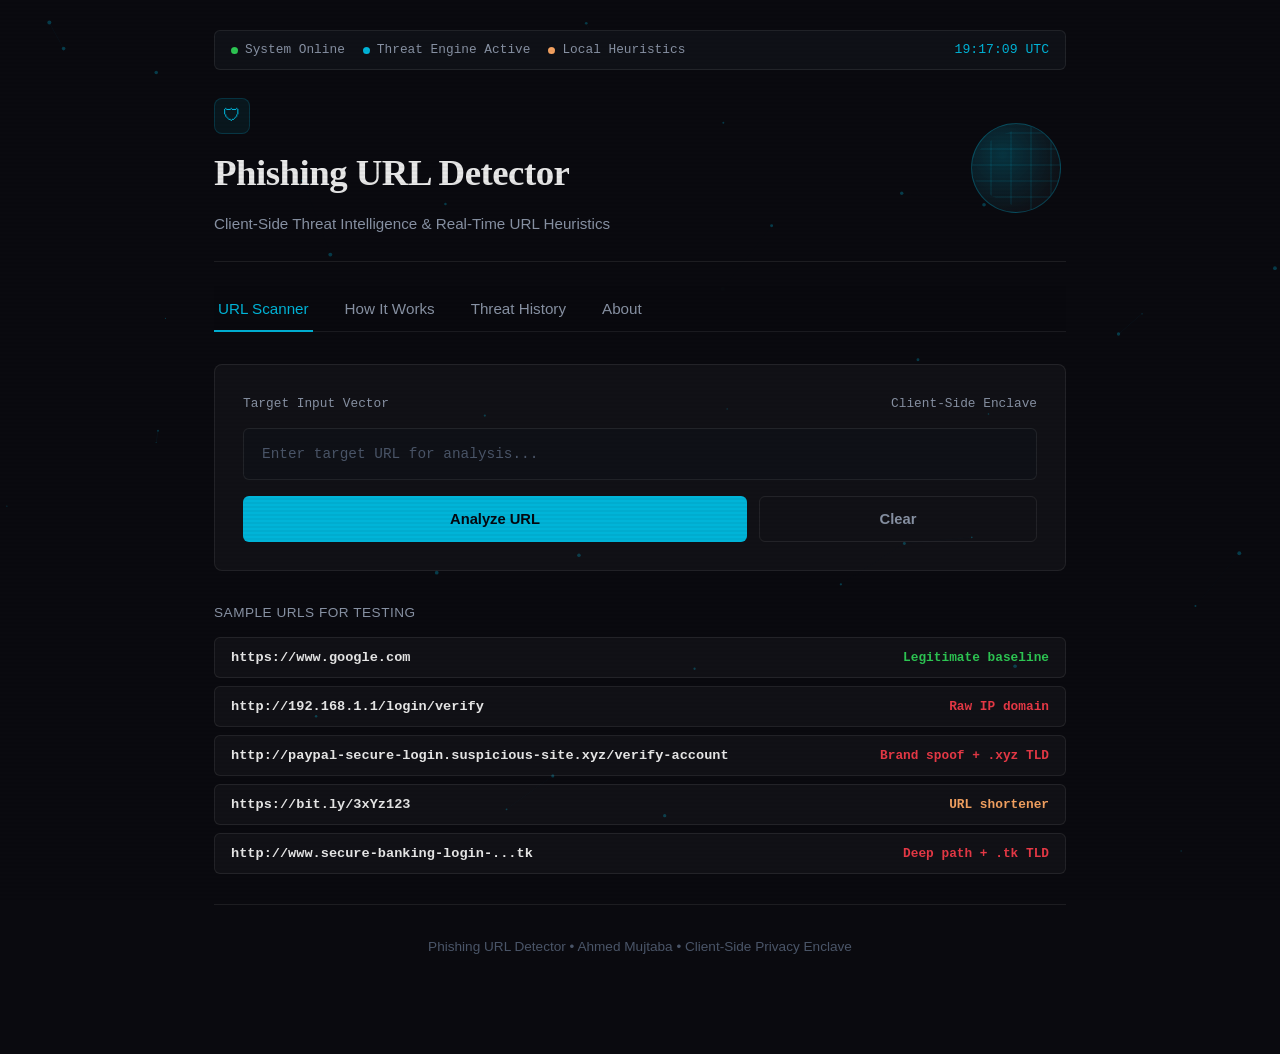
<file: phishing-url-detector/website/index.html>
<!DOCTYPE html>
<html lang="en">
<head>
    <meta charset="UTF-8">
    <meta name="viewport" content="width=device-width, initial-scale=1.0">
    <meta http-equiv="Content-Security-Policy" content="default-src 'self' https://fonts.googleapis.com https://fonts.gstatic.com; script-src 'self' 'unsafe-inline'; style-src 'self' 'unsafe-inline' https://fonts.googleapis.com; font-src 'self' https://fonts.gstatic.com; img-src 'self' data:; object-src 'none'; frame-src 'none';">
    <title>Phishing URL Detector — Cybersecurity Intelligence</title>
    <!-- Professional Typography -->
    <link rel="preconnect" href="https://fonts.googleapis.com">
    <link rel="preconnect" href="https://fonts.gstatic.com" crossorigin>
    <link href="https://fonts.googleapis.com/css2?family=Playfair+Display:wght@400;600;700&family=Inter:wght@300;400;500;600&family=JetBrains+Mono:wght@400;500&display=swap" rel="stylesheet">
    <style>
        :root {
            --bg-primary: #0a0a0f;
            --bg-secondary: #0f1117;
            --card-bg: rgba(255, 255, 255, 0.03);
            --card-border: rgba(255, 255, 255, 0.08);
            --accent: #00b4d8;
            --danger: #e63946;
            --safe: #2dc653;
            --warning: #f4a261;
            --text-primary: #e8e8e8;
            --text-secondary: #8892a4;
            --text-muted: #4a5568;
            --font-serif: 'Playfair Display', Georgia, serif;
            --font-sans: 'Inter', -apple-system, BlinkMacSystemFont, sans-serif;
            --font-mono: 'JetBrains Mono', monospace;
        }

        * {
            box-sizing: border-box;
            margin: 0;
            padding: 0;
        }

        body {
            background-color: var(--bg-primary);
            color: var(--text-primary);
            font-family: var(--font-sans);
            font-size: 15px;
            line-height: 1.7;
            min-height: 100vh;
            overflow-x: hidden;
            position: relative;
        }

        /* Subtle scanline effect (almost invisible) */
        .scanline-overlay {
            position: fixed;
            top: 0;
            left: 0;
            width: 100vw;
            height: 100vh;
            pointer-events: none;
            z-index: 999;
            background: linear-gradient(rgba(18, 16, 16, 0) 50%, rgba(0, 0, 0, 0.15) 50%);
            background-size: 100% 4px;
            opacity: 0.25;
        }

        /* Background Canvas */
        #particleCanvas {
            position: fixed;
            top: 0;
            left: 0;
            width: 100vw;
            height: 100vh;
            pointer-events: none;
            z-index: 1;
        }

        .main-container {
            width: 100%;
            max-width: 900px;
            margin: 0 auto;
            padding: 30px 24px 80px;
            position: relative;
            z-index: 10;
        }

        /* Clean Header */
        header {
            margin-bottom: 24px;
            padding-bottom: 24px;
            border-bottom: 1px solid var(--card-border);
        }

        .hud-status-strip {
            display: flex;
            justify-content: space-between;
            align-items: center;
            flex-wrap: wrap;
            gap: 12px;
            padding: 8px 16px;
            background: var(--bg-secondary);
            border: 1px solid var(--card-border);
            border-radius: 6px;
            font-family: var(--font-mono);
            font-size: 0.8rem;
            margin-bottom: 28px;
        }

        .hud-indicators {
            display: flex;
            align-items: center;
            gap: 18px;
            flex-wrap: wrap;
        }

        .status-dot-wrap {
            display: inline-flex;
            align-items: center;
            gap: 7px;
            color: var(--text-secondary);
        }

        .status-dot {
            width: 7px;
            height: 7px;
            border-radius: 50%;
            display: inline-block;
        }

        .status-dot.green { background-color: var(--safe); }
        .status-dot.cyan { background-color: var(--accent); }
        .status-dot.yellow { background-color: var(--warning); }

        .hud-clock {
            color: var(--accent);
            font-family: var(--font-mono);
            font-size: 0.82rem;
        }

        .hero-banner {
            display: flex;
            align-items: center;
            justify-content: space-between;
            gap: 25px;
        }

        .hero-text {
            flex: 1;
        }

        .hero-badge-wrap {
            display: inline-flex;
            align-items: center;
            gap: 10px;
            margin-bottom: 8px;
        }

        .shield-icon {
            display: inline-flex;
            align-items: center;
            justify-content: center;
            width: 36px;
            height: 36px;
            border-radius: 8px;
            background: rgba(0, 180, 216, 0.08);
            border: 1px solid rgba(0, 180, 216, 0.2);
            color: var(--accent);
            font-size: 1.1rem;
        }

        h1.main-title {
            font-family: var(--font-serif);
            font-size: 2.3rem;
            font-weight: 700;
            color: var(--text-primary);
            letter-spacing: -0.5px;
            margin-bottom: 6px;
        }

        .hero-subtitle {
            font-family: var(--font-sans);
            font-size: 0.95rem;
            color: var(--text-secondary);
            font-weight: 400;
        }

        /* Clean Rotating Globe */
        .globe-hologram-wrap {
            position: relative;
            width: 100px;
            height: 100px;
            display: flex;
            align-items: center;
            justify-content: center;
            flex-shrink: 0;
        }

        .globe-sphere {
            width: 90px;
            height: 90px;
            border-radius: 50%;
            position: relative;
            background: radial-gradient(circle at 35% 35%, rgba(0, 180, 216, 0.25), var(--bg-secondary) 75%);
            border: 1px solid rgba(0, 180, 216, 0.3);
            overflow: hidden;
            transition: border-color 0.4s ease, box-shadow 0.4s ease;
        }

        .globe-sphere.alert-danger {
            border-color: var(--danger);
            box-shadow: 0 0 25px rgba(230, 57, 70, 0.4);
        }

        .globe-sphere.alert-safe {
            border-color: var(--safe);
            box-shadow: 0 0 25px rgba(45, 198, 83, 0.4);
        }

        .globe-grid-lines {
            position: absolute;
            width: 200%;
            height: 100%;
            background-image: 
                repeating-linear-gradient(90deg, transparent, transparent 18px, rgba(0, 180, 216, 0.18) 19px, transparent 20px),
                repeating-linear-gradient(0deg, transparent, transparent 14px, rgba(0, 180, 216, 0.15) 15px, transparent 16px);
            border-radius: 50%;
            animation: rotateGlobe 18s linear infinite;
        }

        @keyframes rotateGlobe {
            0% { transform: translateX(0); }
            100% { transform: translateX(-50%); }
        }

        /* Navigation Tab Bar */
        .tab-bar-container {
            position: sticky;
            top: 0;
            z-index: 100;
            background: rgba(10, 10, 15, 0.92);
            backdrop-filter: blur(12px);
            -webkit-backdrop-filter: blur(12px);
            border-bottom: 1px solid var(--card-border);
            margin-bottom: 32px;
        }

        .tab-bar {
            display: flex;
            gap: 28px;
            max-width: 900px;
            margin: 0 auto;
        }

        .tab-btn {
            background: none;
            border: none;
            color: var(--text-secondary);
            font-family: var(--font-sans);
            font-size: 0.95rem;
            font-weight: 500;
            padding: 14px 4px;
            cursor: pointer;
            position: relative;
            transition: color 0.2s ease;
        }

        .tab-btn:hover {
            color: var(--text-primary);
        }

        .tab-btn.active {
            color: var(--accent);
        }

        .tab-btn.active::after {
            content: '';
            position: absolute;
            bottom: -1px;
            left: 0;
            width: 100%;
            height: 2px;
            background-color: var(--accent);
        }

        .tab-pane {
            display: none;
            animation: tabFadeIn 0.3s ease;
        }

        .tab-pane.active {
            display: block;
        }

        @keyframes tabFadeIn {
            from { opacity: 0; transform: translateY(6px); }
            to { opacity: 1; transform: translateY(0); }
        }

        /* Clean Card Design */
        .card {
            background: var(--card-bg);
            border: 1px solid var(--card-border);
            border-radius: 8px;
            padding: 28px;
            margin-bottom: 30px;
            transition: border-color 0.25s ease;
        }

        .card:hover {
            border-color: rgba(255, 255, 255, 0.14);
        }

        h2.card-title, h2.section-heading {
            font-family: var(--font-serif);
            font-size: 1.45rem;
            font-weight: 600;
            color: var(--text-primary);
            margin-bottom: 18px;
        }

        /* Terminal URL Input */
        .terminal-header {
            display: flex;
            align-items: center;
            justify-content: space-between;
            margin-bottom: 14px;
            font-family: var(--font-mono);
            font-size: 0.8rem;
            color: var(--text-secondary);
        }

        .input-group {
            display: flex;
            flex-direction: column;
            gap: 16px;
        }

        input[type="text"]#urlInput {
            width: 100%;
            padding: 16px 18px;
            font-size: 0.98rem;
            font-family: var(--font-mono);
            background: var(--bg-secondary);
            border: 1px solid var(--card-border);
            color: var(--text-primary);
            border-radius: 6px;
            outline: none;
            transition: border-color 0.25s ease;
        }

        input[type="text"]#urlInput:focus {
            border-color: var(--accent);
        }

        input[type="text"]#urlInput::placeholder {
            color: var(--text-muted);
            font-family: var(--font-mono);
            font-size: 0.9rem;
        }

        .button-group {
            display: flex;
            gap: 12px;
        }

        button {
            padding: 14px 24px;
            font-family: var(--font-sans);
            font-size: 0.92rem;
            font-weight: 600;
            border-radius: 6px;
            cursor: pointer;
            transition: all 0.2s ease;
            border: none;
        }

        .btn-analyze {
            background: var(--accent);
            color: #050810;
            flex: 2;
        }

        .btn-analyze:hover {
            background: #25c5e6;
        }

        .btn-clear {
            background: transparent;
            color: var(--text-secondary);
            border: 1px solid var(--card-border);
            flex: 1;
        }

        .btn-clear:hover {
            background: rgba(255, 255, 255, 0.04);
            color: var(--text-primary);
        }

        /* Simplified Scanning Sequence */
        .scanning-sequence-card {
            display: none;
            background: var(--bg-secondary);
            border: 1px solid rgba(0, 180, 216, 0.3);
            padding: 24px 28px;
            border-radius: 8px;
            margin-bottom: 28px;
        }

        .scanning-title {
            font-family: var(--font-mono);
            color: var(--accent);
            font-size: 0.88rem;
            margin-bottom: 12px;
            display: flex;
            align-items: center;
            justify-content: space-between;
        }

        .phase-text-box {
            font-family: var(--font-mono);
            font-size: 1rem;
            color: var(--text-primary);
            min-height: 28px;
            display: flex;
            align-items: center;
            margin-bottom: 14px;
        }

        .scan-progress-bar-wrap {
            height: 6px;
            background: rgba(255, 255, 255, 0.06);
            border-radius: 3px;
            overflow: hidden;
        }

        .scan-progress-fill {
            height: 100%;
            width: 0%;
            background: var(--accent);
            transition: width 0.3s ease;
        }

        /* Target Presets Section */
        .examples-section {
            margin-bottom: 30px;
        }

        .section-tag {
            font-family: var(--font-sans);
            font-size: 0.85rem;
            font-weight: 500;
            color: var(--text-secondary);
            text-transform: uppercase;
            letter-spacing: 0.5px;
            margin-bottom: 12px;
        }

        .example-list {
            display: flex;
            flex-direction: column;
            gap: 8px;
        }

        .example-btn {
            background: var(--card-bg);
            border: 1px solid var(--card-border);
            color: var(--text-primary);
            padding: 12px 16px;
            text-align: left;
            border-radius: 6px;
            cursor: pointer;
            font-family: var(--font-mono);
            font-size: 0.85rem;
            transition: all 0.2s ease;
            display: flex;
            align-items: center;
            justify-content: space-between;
        }

        .example-btn:hover {
            border-color: var(--accent);
            background: rgba(0, 180, 216, 0.04);
        }

        .tag-safe { color: var(--safe); font-size: 0.8rem; }
        .tag-warn { color: var(--warning); font-size: 0.8rem; }
        .tag-danger { color: var(--danger); font-size: 0.8rem; }

        /* Results Display Section */
        .results-section {
            display: none;
            margin-bottom: 35px;
            animation: fadeIn 0.4s ease;
        }

        @keyframes fadeIn {
            from { opacity: 0; transform: translateY(12px); }
            to { opacity: 1; transform: translateY(0); }
        }

        .analyzed-url {
            font-family: var(--font-mono);
            font-size: 0.9rem;
            color: var(--text-primary);
            padding: 12px 16px;
            background: var(--bg-secondary);
            border: 1px solid var(--card-border);
            border-left: 3px solid var(--accent);
            border-radius: 6px;
            margin-bottom: 24px;
            word-break: break-all;
        }

        /* Verdict Banner */
        .verdict-header {
            display: flex;
            align-items: center;
            justify-content: space-between;
            flex-wrap: wrap;
            gap: 20px;
            margin-bottom: 24px;
            padding: 24px;
            background: var(--bg-secondary);
            border: 1px solid var(--card-border);
            border-radius: 8px;
            transition: border-color 0.3s ease;
        }

        .verdict-status {
            display: flex;
            align-items: center;
            gap: 16px;
        }

        .verdict-badge-indicator {
            width: 44px;
            height: 44px;
            border-radius: 50%;
            display: flex;
            align-items: center;
            justify-content: center;
            font-size: 1.3rem;
            font-weight: bold;
            background: rgba(255, 255, 255, 0.04);
        }

        .verdict-text {
            font-family: var(--font-serif);
            font-size: 1.65rem;
            font-weight: 700;
        }

        .verdict-label {
            font-family: var(--font-sans);
            font-size: 0.78rem;
            text-transform: uppercase;
            color: var(--text-secondary);
            letter-spacing: 0.5px;
            margin-bottom: 2px;
        }

        /* Gentle Screen Shake on Critical */
        .verdict-header.critical-threat-state {
            border-color: var(--danger);
            animation: gentleShake 0.3s ease;
        }

        @keyframes gentleShake {
            0%, 100% { transform: translateX(0); }
            25% { transform: translateX(-3px); }
            75% { transform: translateX(3px); }
        }

        .verdict-header.suspicious-threat-state { border-color: var(--warning); }
        .verdict-header.safe-threat-state { border-color: var(--safe); }

        /* Speedometer Radar Gauge */
        .gauge-container {
            position: relative;
            width: 105px;
            height: 105px;
        }

        .gauge-circle {
            width: 100%;
            height: 100%;
            border-radius: 50%;
            background: conic-gradient(var(--safe) 0%, rgba(255, 255, 255, 0.06) 0);
            display: flex;
            align-items: center;
            justify-content: center;
            position: relative;
            transition: background 0.6s ease;
        }

        .gauge-circle::before {
            content: '';
            position: absolute;
            width: 85px;
            height: 85px;
            background-color: var(--bg-secondary);
            border-radius: 50%;
        }

        .gauge-value {
            position: relative;
            font-family: var(--font-serif);
            font-size: 1.7rem;
            font-weight: 700;
            z-index: 2;
            color: var(--text-primary);
        }

        .gauge-label {
            position: absolute;
            bottom: -22px;
            width: 100%;
            text-align: center;
            font-family: var(--font-sans);
            font-size: 0.72rem;
            color: var(--text-secondary);
            text-transform: uppercase;
        }

        /* Summary Stats Row */
        .summary-box {
            display: grid;
            grid-template-columns: repeat(4, 1fr);
            gap: 14px;
            margin-bottom: 28px;
        }

        .summary-item {
            text-align: center;
            padding: 16px 12px;
            background: var(--bg-secondary);
            border: 1px solid var(--card-border);
            border-radius: 6px;
        }

        .summary-item .summary-value {
            font-family: var(--font-serif);
            font-size: 1.7rem;
            font-weight: 700;
            display: block;
            margin-bottom: 2px;
            color: var(--text-primary);
        }

        .summary-item .summary-label {
            font-family: var(--font-sans);
            font-size: 0.75rem;
            color: var(--text-secondary);
            text-transform: uppercase;
        }

        /* Clean Diagnostic Result Cards */
        .checks-list {
            display: flex;
            flex-direction: column;
            gap: 12px;
        }

        .check-item {
            display: flex;
            align-items: flex-start;
            gap: 14px;
            padding: 16px 20px;
            background: var(--card-bg);
            border-radius: 6px;
            border: 1px solid var(--card-border);
            border-left: 3px solid transparent;
            opacity: 0;
            transform: translateX(-10px);
            animation: slideInCard 0.3s ease-out forwards;
        }

        @keyframes slideInCard {
            to { opacity: 1; transform: translateX(0); }
        }

        .check-item.pass { border-left-color: var(--safe); }
        .check-item.fail { border-left-color: var(--danger); }

        .check-icon-mark {
            font-size: 1rem;
            margin-top: 2px;
            font-family: var(--font-mono);
            color: var(--text-secondary);
        }

        .check-item.pass .check-icon-mark { color: var(--safe); }
        .check-item.fail .check-icon-mark { color: var(--danger); }

        .check-content h4 {
            font-family: var(--font-sans);
            font-weight: 500;
            font-size: 0.98rem;
            margin-bottom: 4px;
            color: var(--text-primary);
        }

        .check-content p {
            margin: 0;
            font-size: 0.92rem;
            color: var(--text-secondary);
        }

        .check-detail {
            font-size: 0.86rem !important;
            color: var(--text-muted) !important;
            margin-top: 4px !important;
        }

        .check-points {
            font-family: var(--font-mono);
            font-size: 0.8rem !important;
            color: var(--danger) !important;
            margin-top: 5px !important;
        }

        /* TAB 2: How It Works Modules Grid */
        .modules-grid {
            display: grid;
            grid-template-columns: repeat(2, 1fr);
            gap: 18px;
            margin-top: 14px;
        }

        .module-card {
            background: var(--bg-secondary);
            border: 1px solid var(--card-border);
            padding: 22px;
            border-radius: 8px;
        }

        .module-num {
            font-family: var(--font-mono);
            font-size: 0.78rem;
            color: var(--accent);
            margin-bottom: 6px;
        }

        .module-card h3 {
            font-family: var(--font-serif);
            font-size: 1.2rem;
            font-weight: 600;
            margin-bottom: 8px;
            color: var(--text-primary);
        }

        .module-card p {
            color: var(--text-secondary);
            font-size: 0.92rem;
            line-height: 1.6;
        }

        /* TAB 3: Threat History Table */
        .history-table-wrap {
            overflow-x: auto;
            border: 1px solid var(--card-border);
            border-radius: 8px;
            background: var(--bg-secondary);
            margin-bottom: 18px;
        }

        table.history-table {
            width: 100%;
            border-collapse: collapse;
            font-size: 0.9rem;
            text-align: left;
        }

        table.history-table th {
            background: rgba(255, 255, 255, 0.02);
            color: var(--text-secondary);
            font-family: var(--font-sans);
            font-weight: 500;
            font-size: 0.8rem;
            text-transform: uppercase;
            padding: 14px 18px;
            border-bottom: 1px solid var(--card-border);
        }

        table.history-table td {
            padding: 14px 18px;
            border-bottom: 1px solid var(--card-border);
            font-family: var(--font-mono);
            font-size: 0.85rem;
            color: var(--text-primary);
        }

        table.history-table tr:last-child td {
            border-bottom: none;
        }

        .empty-history-msg {
            text-align: center;
            padding: 38px 20px;
            color: var(--text-muted);
            font-size: 0.95rem;
        }

        .btn-clear-history {
            background: transparent;
            color: var(--text-secondary);
            border: 1px solid var(--card-border);
            padding: 10px 18px;
            font-size: 0.85rem;
            border-radius: 6px;
            cursor: pointer;
        }

        .btn-clear-history:hover {
            border-color: var(--danger);
            color: var(--danger);
        }

        /* TAB 4: About Section */
        .about-section-group {
            margin-bottom: 28px;
        }

        .about-section-group h3 {
            font-family: var(--font-serif);
            font-size: 1.25rem;
            color: var(--text-primary);
            margin-bottom: 12px;
        }

        .about-author-box {
            background: var(--bg-secondary);
            border: 1px solid var(--card-border);
            padding: 20px;
            border-radius: 8px;
            margin-bottom: 24px;
        }

        .author-line {
            display: flex;
            margin-bottom: 6px;
            font-size: 0.95rem;
        }

        .author-label {
            width: 140px;
            color: var(--text-secondary);
        }

        .author-val {
            font-weight: 500;
            color: var(--text-primary);
        }

        .feature-bullets {
            list-style: none;
            display: grid;
            grid-template-columns: 1fr 1fr;
            gap: 10px;
        }

        .feature-bullets li {
            background: var(--bg-secondary);
            border: 1px solid var(--card-border);
            padding: 12px 16px;
            border-radius: 6px;
            font-size: 0.9rem;
            color: var(--text-secondary);
        }

        .disclaimer-box {
            background: rgba(244, 162, 97, 0.04);
            border: 1px solid rgba(244, 162, 97, 0.2);
            color: var(--warning);
            padding: 16px 20px;
            border-radius: 6px;
            font-size: 0.9rem;
        }

        /* Rate limit & security alerts */
        .rate-limit-warning {
            background: rgba(244, 162, 97, 0.08);
            border: 1px solid var(--warning);
            color: var(--warning);
            padding: 14px;
            border-radius: 6px;
            text-align: center;
            font-family: var(--font-mono);
            font-size: 0.88rem;
            margin-bottom: 20px;
            display: none;
        }

        .security-alert {
            background: rgba(230, 57, 70, 0.08);
            border: 1px solid var(--danger);
            color: var(--danger);
            padding: 14px;
            border-radius: 6px;
            text-align: center;
            font-family: var(--font-mono);
            font-size: 0.88rem;
            margin-bottom: 20px;
            display: none;
        }

        /* Footer */
        footer {
            text-align: center;
            padding: 30px 0 10px;
            color: var(--text-muted);
            font-size: 0.85rem;
            border-top: 1px solid var(--card-border);
        }

        /* Status colors */
        .safe { color: var(--safe) !important; }
        .low-risk { color: #83c5be !important; }
        .suspicious { color: var(--warning) !important; }
        .high-risk { color: #f4a261 !important; }
        .critical { color: var(--danger) !important; }

        .hp-field {
            opacity: 0;
            position: absolute;
            top: 0;
            left: 0;
            height: 0;
            width: 0;
            z-index: -1;
            overflow: hidden;
        }

        @media (max-width: 768px) {
            .hero-banner { flex-direction: column; text-align: center; }
            .globe-hologram-wrap { margin-top: 12px; }
            .hud-status-strip { flex-direction: column; align-items: flex-start; }
            .tab-bar { overflow-x: auto; gap: 18px; }
            .modules-grid { grid-template-columns: 1fr; }
            .feature-bullets { grid-template-columns: 1fr; }
            .summary-box { grid-template-columns: repeat(2, 1fr); }
            .button-group { flex-direction: column; }
        }
    </style>
</head>
<body>

    <!-- Subtle scanline overlay -->
    <div class="scanline-overlay"></div>

    <!-- Background Particle Canvas (40 particles, subtle) -->
    <canvas id="particleCanvas"></canvas>

    <div class="main-container">
        <!-- Clean Header -->
        <header>
            <div class="hud-status-strip">
                <div class="hud-indicators">
                    <span class="status-dot-wrap"><span class="status-dot green"></span> System Online</span>
                    <span class="status-dot-wrap"><span class="status-dot cyan"></span> Threat Engine Active</span>
                    <span class="status-dot-wrap"><span class="status-dot yellow"></span> Local Heuristics</span>
                </div>
                <div class="hud-clock" id="hudClock">00:00:00 UTC</div>
            </div>

            <div class="hero-banner">
                <div class="hero-text">
                    <div class="hero-badge-wrap">
                        <div class="shield-icon">🛡</div>
                    </div>
                    <h1 class="main-title">Phishing URL Detector</h1>
                    <div class="hero-subtitle">Client-Side Threat Intelligence & Real-Time URL Heuristics</div>
                </div>

                <!-- Clean Rotating Globe -->
                <div class="globe-hologram-wrap">
                    <div class="globe-sphere" id="tacticalGlobe">
                        <div class="globe-grid-lines"></div>
                    </div>
                </div>
            </div>
        </header>

        <!-- Navigation Tabs Bar -->
        <div class="tab-bar-container">
            <div class="tab-bar">
                <button class="tab-btn active" onclick="switchTab('scanner')">URL Scanner</button>
                <button class="tab-btn" onclick="switchTab('how-it-works')">How It Works</button>
                <button class="tab-btn" onclick="switchTab('history')">Threat History</button>
                <button class="tab-btn" onclick="switchTab('about')">About</button>
            </div>
        </div>

        <main>
            <!-- ========================================== -->
            <!-- TAB 1: URL SCANNER (MAIN TOOL) -->
            <!-- ========================================== -->
            <div id="tab-scanner" class="tab-pane active">
                <!-- URL Input Card -->
                <section class="card">
                    <div class="terminal-header">
                        <span>Target Input Vector</span>
                        <span>Client-Side Enclave</span>
                    </div>

                    <div class="input-group">
                        <input type="text" id="urlInput" placeholder="Enter target URL for analysis..." autocomplete="off">
                        <!-- Anti-Bot Honeypot -->
                        <input type="text" name="website" id="hpField" class="hp-field" tabindex="-1" autocomplete="off">

                        <div class="button-group">
                            <button class="btn-analyze" onclick="analyzeUrl()">Analyze URL</button>
                            <button class="btn-clear" onclick="clearInput()">Clear</button>
                        </div>
                    </div>
                </section>

                <!-- Simplified 5-Phase Scanning Sequence -->
                <section class="scanning-sequence-card" id="scanningSequenceCard">
                    <div class="scanning-title">
                        <span>Analysis in progress</span>
                        <span id="scanPercentText">0%</span>
                    </div>
                    <div class="phase-text-box" id="phaseTypingText">Initializing detection engine...</div>
                    <div class="scan-progress-bar-wrap">
                        <div class="scan-progress-fill" id="scanProgressFill"></div>
                    </div>
                </section>

                <!-- Rate limit and security alert banners -->
                <div class="rate-limit-warning" id="rateLimitWarning">
                    Too many requests. Please wait <span id="rateLimitCountdown">60</span> seconds before next analysis.
                </div>
                <div class="security-alert" id="securityAlert">
                    <span id="securityAlertText">Malicious input pattern detected. Request blocked.</span>
                </div>

                <!-- Example Targets -->
                <section class="examples-section">
                    <div class="section-tag">Sample URLs for Testing</div>
                    <div class="example-list">
                        <button class="example-btn" onclick="fillExample('https://www.google.com')">
                            <span>https://www.google.com</span>
                            <span class="tag-safe">Legitimate baseline</span>
                        </button>
                        <button class="example-btn" onclick="fillExample('http://192.168.1.1/login/verify')">
                            <span>http://192.168.1.1/login/verify</span>
                            <span class="tag-danger">Raw IP domain</span>
                        </button>
                        <button class="example-btn" onclick="fillExample('http://paypal-secure-login.suspicious-site.xyz/verify-account')">
                            <span>http://paypal-secure-login.suspicious-site.xyz/verify-account</span>
                            <span class="tag-danger">Brand spoof + .xyz TLD</span>
                        </button>
                        <button class="example-btn" onclick="fillExample('https://bit.ly/3xYz123')">
                            <span>https://bit.ly/3xYz123</span>
                            <span class="tag-warn">URL shortener</span>
                        </button>
                        <button class="example-btn" onclick="fillExample('http://www.secure-banking-login-verify-account-update.malicious-domain.tk/auth/signin?user=victim&token=abc123def456')">
                            <span>http://www.secure-banking-login-...tk</span>
                            <span class="tag-danger">Deep path + .tk TLD</span>
                        </button>
                    </div>
                </section>

                <!-- Results Section -->
                <section class="results-section" id="resultsSection">
                    <div class="analyzed-url" id="analyzedUrlDisplay"></div>

                    <div class="verdict-header" id="verdictHeaderBox">
                        <div class="verdict-status">
                            <div class="verdict-badge-indicator" id="verdictIcon">✓</div>
                            <div>
                                <div class="verdict-label">Assessment Result</div>
                                <h2 class="verdict-text safe" id="verdictText">URL Verified Safe</h2>
                            </div>
                        </div>

                        <div class="gauge-container">
                            <div class="gauge-circle" id="riskGauge">
                                <div class="gauge-value" id="riskScoreValue">0</div>
                            </div>
                            <div class="gauge-label">Risk Score</div>
                        </div>
                    </div>

                    <!-- 4-Stat Summary Box -->
                    <div class="summary-box" id="summaryBox">
                        <div class="summary-item">
                            <span class="summary-value" id="summaryScore">0</span>
                            <span class="summary-label">Risk Score</span>
                        </div>
                        <div class="summary-item">
                            <span class="summary-value" id="summaryTotal">0</span>
                            <span class="summary-label">Total Checks</span>
                        </div>
                        <div class="summary-item">
                            <span class="summary-value safe" id="summaryPassed">0</span>
                            <span class="summary-label">Passed</span>
                        </div>
                        <div class="summary-item">
                            <span class="summary-value critical" id="summaryFailed">0</span>
                            <span class="summary-label">Failed</span>
                        </div>
                    </div>

                    <div class="section-tag">Diagnostic Findings</div>
                    <div class="checks-list" id="checksList"></div>
                </section>
            </div>

            <!-- ========================================== -->
            <!-- TAB 2: HOW IT WORKS -->
            <!-- ========================================== -->
            <div id="tab-how-it-works" class="tab-pane">
                <section class="card">
                    <h2 class="card-title">How It Works</h2>
                    <p style="color: var(--text-secondary); margin-bottom: 20px;">
                        The Phishing URL Detector executes a multi-layer heuristic evaluation pipeline completely in your browser. Every submitted link is inspected across six specialized detection modules:
                    </p>

                    <div class="modules-grid">
                        <div class="module-card">
                            <div class="module-num">MODULE 01</div>
                            <h3>Typosquatting Detection</h3>
                            <p>Detects when URLs imitate popular brands using character substitutions like paypa1.com instead of paypal.com, homographs, or edit distance variations.</p>
                        </div>

                        <div class="module-card">
                            <div class="module-num">MODULE 02</div>
                            <h3>Brand Impersonation</h3>
                            <p>Identifies when real brand names appear in suspicious positions within URLs, such as deceptive subdomains (paypal.evil-site.com) or combinations with urgent action keywords.</p>
                        </div>

                        <div class="module-card">
                            <div class="module-num">MODULE 03</div>
                            <h3>TLD Analysis</h3>
                            <p>Analyzes domain extensions — high-risk TLDs like .tk, .ml, and .xyz receive elevated risk penalties due to their heavy association with disposable malicious hosting.</p>
                        </div>

                        <div class="module-card">
                            <div class="module-num">MODULE 04</div>
                            <h3>URL Structure Analysis</h3>
                            <p>Examines URL length, path segment depth, embedded redirect parameters (e.g. redirect=), excessive hyphens, and obfuscated percent-encoding tricks.</p>
                        </div>

                        <div class="module-card">
                            <div class="module-num">MODULE 05</div>
                            <h3>Phishing Pattern Library</h3>
                            <p>Matches URLs against known phishing patterns including credential harvest login forms, fake account verification notices, lottery lures, and urgency triggers.</p>
                        </div>

                        <div class="module-card">
                            <div class="module-num">MODULE 06</div>
                            <h3>Smart Scoring System</h3>
                            <p>Combines all module scores into a final 0–100 risk rating with a detailed pass/fail breakdown categorized as Safe, Low Risk, Suspicious, High Risk, or Critical.</p>
                        </div>
                    </div>
                </section>
            </div>

            <!-- ========================================== -->
            <!-- TAB 3: THREAT HISTORY -->
            <!-- ========================================== -->
            <div id="tab-history" class="tab-pane">
                <section class="card">
                    <div style="display: flex; justify-content: space-between; align-items: center; margin-bottom: 16px;">
                        <h2 class="card-title" style="margin-bottom: 0;">Recent Analysis History</h2>
                        <button class="btn-clear-history" onclick="clearThreatHistory()">Clear History</button>
                    </div>
                    <p style="color: var(--text-secondary); margin-bottom: 20px;">
                        Shows the last 5 URLs analyzed during your current browser session. Stored in local sessionStorage for privacy.
                    </p>

                    <div class="history-table-wrap">
                        <table class="history-table">
                            <thead>
                                <tr>
                                    <th>Target URL</th>
                                    <th>Score</th>
                                    <th>Verdict</th>
                                    <th>Timestamp</th>
                                </tr>
                            </thead>
                            <tbody id="historyTableBody">
                                <tr>
                                    <td colspan="4" class="empty-history-msg">No URLs analyzed yet</td>
                                </tr>
                            </tbody>
                        </table>
                    </div>
                </section>
            </div>

            <!-- ========================================== -->
            <!-- TAB 4: ABOUT -->
            <!-- ========================================== -->
            <div id="tab-about" class="tab-pane">
                <section class="card">
                    <h2 class="card-title">About Phishing URL Detector</h2>
                    <p style="color: var(--text-secondary); margin-bottom: 24px;">
                        An advanced, client-side threat detection utility designed to identify deceptive URLs and raise cybersecurity awareness regarding modern social engineering vectors.
                    </p>

                    <div class="about-section-group">
                        <h3>Built By</h3>
                        <div class="about-author-box">
                            <div class="author-line">
                                <span class="author-label">Author:</span>
                                <span class="author-val">Ahmed Mujtaba</span>
                            </div>
                        </div>
                    </div>

                    <div class="disclaimer-box">
                        <strong>Disclaimer:</strong> This tool is built for educational purposes. Attack techniques continuously evolve, and heuristic assessment should be paired with multi-layer defense mechanisms.
                    </div>
                </section>
            </div>
        </main>

        <footer>
            Phishing URL Detector &bull; Ahmed Mujtaba &bull; Client-Side Privacy Enclave
        </footer>
    </div>

    <!-- Engine Scripts (Unchanged) -->
    <script src="detection.js"></script>
    <script src="security.js"></script>

    <script>
        /**
         * ============================================================
         * APPLICATION CONTROLLER & TAB MANAGER
         * ============================================================
         */

        // Tab Navigation Switcher
        function switchTab(tabId) {
            document.querySelectorAll('.tab-btn').forEach(btn => btn.classList.remove('active'));
            document.querySelectorAll('.tab-pane').forEach(pane => pane.classList.remove('active'));

            const targetBtn = Array.from(document.querySelectorAll('.tab-btn')).find(b => 
                b.getAttribute('onclick').includes(tabId)
            );
            if (targetBtn) targetBtn.classList.add('active');

            const targetPane = document.getElementById('tab-' + tabId);
            if (targetPane) targetPane.classList.add('active');

            if (tabId === 'history') {
                renderHistoryTable();
            }
        }

        // Real-Time UTC Clock
        function updateHudClock() {
            const now = new Date();
            const utcString = now.toUTCString().split(' ')[4] + ' UTC';
            const clockEl = document.getElementById('hudClock');
            if (clockEl) clockEl.textContent = utcString;
        }
        setInterval(updateHudClock, 1000);
        updateHudClock();

        // Subtle Audio Alert via Web Audio API
        function playAlertBeep(isCritical) {
            try {
                const AudioContext = window.AudioContext || window.webkitAudioContext;
                if (!AudioContext) return;
                const ctx = new AudioContext();

                if (isCritical) {
                    [0, 160].forEach(delay => {
                        setTimeout(() => {
                            const osc = ctx.createOscillator();
                            const gain = ctx.createGain();
                            osc.type = 'sine';
                            osc.frequency.setValueAtTime(680, ctx.currentTime);
                            gain.gain.setValueAtTime(0.08, ctx.currentTime);
                            gain.gain.exponentialRampToValueAtTime(0.001, ctx.currentTime + 0.12);
                            osc.connect(gain);
                            gain.connect(ctx.destination);
                            osc.start();
                            osc.stop(ctx.currentTime + 0.12);
                        }, delay);
                    });
                } else {
                    const osc = ctx.createOscillator();
                    const gain = ctx.createGain();
                    osc.type = 'sine';
                    osc.frequency.setValueAtTime(480, ctx.currentTime);
                    gain.gain.setValueAtTime(0.04, ctx.currentTime);
                    gain.gain.exponentialRampToValueAtTime(0.001, ctx.currentTime + 0.12);
                    osc.connect(gain);
                    gain.connect(ctx.destination);
                    osc.start();
                    osc.stop(ctx.currentTime + 0.12);
                }
            } catch (e) {}
        }

        // Particle Canvas (40 Particles, Subtle)
        (function initSubtleParticles() {
            const canvas = document.getElementById('particleCanvas');
            if (!canvas) return;
            const ctx = canvas.getContext('2d');
            let w, h;

            function resize() {
                w = canvas.width = window.innerWidth;
                h = canvas.height = window.innerHeight;
            }
            window.addEventListener('resize', resize);
            resize();

            const particleCount = 40;
            const particles = [];
            for (let i = 0; i < particleCount; i++) {
                particles.push({
                    x: Math.random() * w,
                    y: Math.random() * h,
                    vx: (Math.random() - 0.5) * 0.4,
                    vy: (Math.random() - 0.5) * 0.4,
                    radius: Math.random() * 1.5 + 0.5
                });
            }

            function animate() {
                ctx.clearRect(0, 0, w, h);

                for (let i = 0; i < particleCount; i++) {
                    for (let j = i + 1; j < particleCount; j++) {
                        const dx = particles[i].x - particles[j].x;
                        const dy = particles[i].y - particles[j].y;
                        const dist = Math.sqrt(dx * dx + dy * dy);

                        if (dist < 100) {
                            const alpha = (1 - dist / 100) * 0.1;
                            ctx.strokeStyle = `rgba(0, 180, 216, ${alpha})`;
                            ctx.lineWidth = 0.6;
                            ctx.beginPath();
                            ctx.moveTo(particles[i].x, particles[i].y);
                            ctx.lineTo(particles[j].x, particles[j].y);
                            ctx.stroke();
                        }
                    }
                }

                for (let i = 0; i < particleCount; i++) {
                    const p = particles[i];
                    p.x += p.vx;
                    p.y += p.vy;

                    if (p.x < 0) p.x = w;
                    if (p.x > w) p.x = 0;
                    if (p.y < 0) p.y = h;
                    if (p.y > h) p.y = 0;

                    ctx.fillStyle = 'rgba(0, 180, 216, 0.3)';
                    ctx.beginPath();
                    ctx.arc(p.x, p.y, p.radius, 0, Math.PI * 2);
                    ctx.fill();
                }

                requestAnimationFrame(animate);
            }
            animate();
        })();

        // Security Module Initialization
        if (typeof SecurityModule !== 'undefined') {
            SecurityModule.init();
        }

        // Threat History in Session Storage
        function renderHistoryTable() {
            const tbody = document.getElementById('historyTableBody');
            if (!tbody) return;

            let history = [];
            try {
                history = JSON.parse(sessionStorage.getItem('phishing_detector_history') || '[]');
            } catch (e) {}

            if (history.length === 0) {
                tbody.innerHTML = '<tr><td colspan="4" class="empty-history-msg">No URLs analyzed yet</td></tr>';
                return;
            }

            tbody.innerHTML = '';
            history.forEach(item => {
                const tr = document.createElement('tr');
                const badgeClass = item.score >= 61 ? 'critical' : item.score >= 41 ? 'suspicious' : item.score >= 21 ? 'low-risk' : 'safe';
                
                const urlTd = document.createElement('td');
                urlTd.style.maxWidth = '300px';
                urlTd.style.overflow = 'hidden';
                urlTd.style.textOverflow = 'ellipsis';
                urlTd.style.whiteSpace = 'nowrap';
                urlTd.textContent = item.url;

                const scoreTd = document.createElement('td');
                scoreTd.textContent = item.score + '/100';

                const verdictTd = document.createElement('td');
                verdictTd.className = badgeClass;
                verdictTd.textContent = item.level;

                const timeTd = document.createElement('td');
                timeTd.style.color = 'var(--text-secondary)';
                timeTd.textContent = item.time;

                tr.appendChild(urlTd);
                tr.appendChild(scoreTd);
                tr.appendChild(verdictTd);
                tr.appendChild(timeTd);
                tbody.appendChild(tr);
            });
        }

        function addUrlToHistory(url, score, level) {
            try {
                let history = JSON.parse(sessionStorage.getItem('phishing_detector_history') || '[]');
                history.unshift({ url, score, level, time: new Date().toLocaleTimeString() });
                sessionStorage.setItem('phishing_detector_history', JSON.stringify(history.slice(0, 5)));
                renderHistoryTable();
            } catch (e) {}
        }

        function clearThreatHistory() {
            sessionStorage.removeItem('phishing_detector_history');
            renderHistoryTable();
        }

        // Example Fill Helper
        function fillExample(url) {
            document.getElementById('urlInput').value = url;
            analyzeUrl();
        }

        // Input Clear
        function clearInput() {
            document.getElementById('urlInput').value = '';
            document.getElementById('resultsSection').style.display = 'none';
            document.getElementById('scanningSequenceCard').style.display = 'none';
            document.getElementById('rateLimitWarning').style.display = 'none';
            document.getElementById('securityAlert').style.display = 'none';
            const globe = document.getElementById('tacticalGlobe');
            if (globe) globe.classList.remove('alert-danger', 'alert-safe');
        }

        // Main Analysis Flow with Clean 5-Phase Sequence
        let _countdownInterval = null;

        function analyzeUrl() {
            try {
                document.getElementById('rateLimitWarning').style.display = 'none';
                document.getElementById('securityAlert').style.display = 'none';
                document.getElementById('resultsSection').style.display = 'none';

                // Security Check 1: Honeypot Protection
                const honeypotValue = document.getElementById('hpField').value;
                if (typeof SecurityModule !== 'undefined' && SecurityModule.checkHoneypot(honeypotValue)) {
                    return;
                }

                // Security Check 2: Rate Limiting
                if (typeof SecurityModule !== 'undefined') {
                    const rateCheck = SecurityModule.checkRateLimit();
                    if (!rateCheck.allowed) {
                        const warningDiv = document.getElementById('rateLimitWarning');
                        warningDiv.style.display = 'block';
                        const countdownEl = document.getElementById('rateLimitCountdown');
                        let seconds = rateCheck.waitSeconds;
                        countdownEl.textContent = seconds;

                        const btn = document.querySelector('.btn-analyze');
                        btn.disabled = true;
                        btn.style.opacity = '0.5';

                        if (_countdownInterval) clearInterval(_countdownInterval);
                        _countdownInterval = setInterval(() => {
                            seconds--;
                            countdownEl.textContent = Math.max(0, seconds);
                            if (seconds <= 0) {
                                clearInterval(_countdownInterval);
                                warningDiv.style.display = 'none';
                                btn.disabled = false;
                                btn.style.opacity = '1';
                            }
                        }, 1000);
                        return;
                    }
                }

                const rawInput = document.getElementById('urlInput').value;

                // Security Check 3: Malicious Input Detection
                if (typeof SecurityModule !== 'undefined') {
                    const maliciousCheck = SecurityModule.detectMaliciousInput(rawInput);
                    if (maliciousCheck.isMalicious) {
                        const alertDiv = document.getElementById('securityAlert');
                        const alertText = document.getElementById('securityAlertText');
                        alertDiv.style.display = 'block';
                        alertText.textContent = `Malicious pattern detected (${maliciousCheck.attackType}). Input blocked.`;
                        return;
                    }
                }

                // Security Check 4: Sanitization
                let sanitizedUrl = rawInput.trim();
                if (typeof SecurityModule !== 'undefined') {
                    const sanitized = SecurityModule.sanitizeInput(rawInput);
                    if (sanitized.blocked || !sanitized.sanitized) {
                        alert('Please enter a valid URL to analyze.');
                        return;
                    }
                    sanitizedUrl = sanitized.sanitized;
                }

                let fullUrlStr = sanitizedUrl;
                if (!fullUrlStr.startsWith('http://') && !fullUrlStr.startsWith('https://') && !fullUrlStr.startsWith('data:') && !fullUrlStr.startsWith('javascript:')) {
                    fullUrlStr = 'http://' + fullUrlStr;
                }

                // Run Heuristics Engine
                const analysis = performFullAnalysis(fullUrlStr);

                // Run Simplified 5-Phase Sequence
                runScanningSequence(() => {
                    renderResults(analysis, sanitizedUrl);
                    addUrlToHistory(sanitizedUrl, analysis.riskScore, analysis.riskLevel);
                });

            } catch (error) {
                const friendlyMessage = typeof SecurityModule !== 'undefined' ? SecurityModule.handleError(error) : error.message;
                alert(friendlyMessage);
            }
        }

        // Clean Scanning Sequencer
        function runScanningSequence(onComplete) {
            const scanCard = document.getElementById('scanningSequenceCard');
            const progressFill = document.getElementById('scanProgressFill');
            const percentText = document.getElementById('scanPercentText');
            const phaseText = document.getElementById('phaseTypingText');
            const btn = document.querySelector('.btn-analyze');

            btn.disabled = true;
            btn.style.opacity = '0.6';
            scanCard.style.display = 'block';

            const phases = [
                { time: 1000, pct: 20, text: "Initializing detection engine..." },
                { time: 2000, pct: 40, text: "Running security modules..." },
                { time: 3000, pct: 60, text: "Cross-referencing database..." },
                { time: 4000, pct: 80, text: "Analyzing URL structure..." },
                { time: 5000, pct: 100, text: "Compiling threat assessment..." }
            ];

            phases.forEach(p => {
                setTimeout(() => {
                    progressFill.style.width = p.pct + '%';
                    percentText.textContent = p.pct + '%';
                    phaseText.textContent = p.text;
                }, p.time - 1000);
            });

            setTimeout(() => {
                scanCard.style.display = 'none';
                btn.disabled = false;
                btn.style.opacity = '1';
                onComplete();
            }, 5000);
        }

        // Render Results
        function renderResults(analysis, originalUrl) {
            const resultsSection = document.getElementById('resultsSection');
            resultsSection.style.display = 'block';

            // URL Plain Text Display
            const urlDisplay = document.getElementById('analyzedUrlDisplay');
            urlDisplay.textContent = typeof SecurityModule !== 'undefined' 
                ? SecurityModule.safeDisplayURL(originalUrl, 100) 
                : originalUrl;

            // Verdict Header & Globe Styling
            const verdictBox = document.getElementById('verdictHeaderBox');
            const globe = document.getElementById('tacticalGlobe');
            verdictBox.classList.remove('critical-threat-state', 'suspicious-threat-state', 'safe-threat-state');
            if (globe) globe.classList.remove('alert-danger', 'alert-safe');

            let iconMark, verdictClass, verdictMsg;

            if (analysis.riskScore >= 61) {
                iconMark = '✕';
                verdictClass = 'critical';
                verdictMsg = 'Critical Threat Detected';
                verdictBox.classList.add('critical-threat-state');
                if (globe) globe.classList.add('alert-danger');
                playAlertBeep(true);
            } else if (analysis.riskScore >= 41) {
                iconMark = '!';
                verdictClass = 'suspicious';
                verdictMsg = 'Suspicious Activity Detected';
                verdictBox.classList.add('suspicious-threat-state');
                playAlertBeep(false);
            } else if (analysis.riskScore >= 21) {
                iconMark = '•';
                verdictClass = 'low-risk';
                verdictMsg = 'Low Risk URL';
                playAlertBeep(false);
            } else {
                iconMark = '✓';
                verdictClass = 'safe';
                verdictMsg = 'URL Verified Safe';
                verdictBox.classList.add('safe-threat-state');
                if (globe) globe.classList.add('alert-safe');
                playAlertBeep(false);
            }

            document.getElementById('verdictIcon').textContent = iconMark;
            const vText = document.getElementById('verdictText');
            vText.textContent = verdictMsg;
            vText.className = 'verdict-text ' + verdictClass;

            // Clean Gauge Fill
            const gaugeColor = analysis.riskScore >= 61 ? 'var(--danger)'
                             : analysis.riskScore >= 41 ? 'var(--warning)'
                             : analysis.riskScore >= 21 ? '#83c5be'
                             : 'var(--safe)';

            const gauge = document.getElementById('riskGauge');
            const scoreValue = document.getElementById('riskScoreValue');

            gauge.style.background = `conic-gradient(${gaugeColor} ${analysis.riskScore}%, rgba(255, 255, 255, 0.06) 0)`;

            let current = 0;
            const target = analysis.riskScore;
            const step = Math.max(1, Math.floor(target / 25));
            const scoreTimer = setInterval(() => {
                current += step;
                if (current >= target) {
                    current = target;
                    clearInterval(scoreTimer);
                }
                scoreValue.textContent = current;
            }, 30);

            // Summary Stats 4-Pack
            document.getElementById('summaryScore').textContent = `${analysis.riskScore}/100`;
            document.getElementById('summaryScore').className = 'summary-value ' + verdictClass;
            document.getElementById('summaryTotal').textContent = analysis.totalChecks;
            document.getElementById('summaryPassed').textContent = analysis.checksPassed;
            document.getElementById('summaryFailed').textContent = analysis.checksFailed;

            // Diagnostic Results Cards
            const checksListDiv = document.getElementById('checksList');
            checksListDiv.innerHTML = '';

            analysis.checks.forEach((c, idx) => {
                const item = document.createElement('div');
                item.className = 'check-item ' + (c.passed ? 'pass' : 'fail');
                item.style.animationDelay = (idx * 50) + 'ms';

                const iconDiv = document.createElement('div');
                iconDiv.className = 'check-icon-mark';
                iconDiv.textContent = c.passed ? '✓' : '✕';

                const contentDiv = document.createElement('div');
                contentDiv.className = 'check-content';

                const title = document.createElement('h4');
                title.textContent = `${c.name} (${c.category})`;

                const finding = document.createElement('p');
                finding.textContent = c.finding;

                contentDiv.appendChild(title);
                contentDiv.appendChild(finding);

                if (!c.passed) {
                    const dangerP = document.createElement('p');
                    dangerP.className = 'check-detail';
                    dangerP.textContent = 'Reason: ' + c.danger;
                    contentDiv.appendChild(dangerP);

                    const exampleP = document.createElement('p');
                    exampleP.className = 'check-detail';
                    exampleP.textContent = 'Example: ' + c.example;
                    contentDiv.appendChild(exampleP);

                    const pointsP = document.createElement('p');
                    pointsP.className = 'check-points';
                    pointsP.textContent = `+${c.points} risk points`;
                    contentDiv.appendChild(pointsP);
                }

                item.appendChild(iconDiv);
                item.appendChild(contentDiv);
                checksListDiv.appendChild(item);
            });

            resultsSection.scrollIntoView({ behavior: 'smooth', block: 'start' });
        }

        // Enter Key Listener
        document.getElementById('urlInput').addEventListener('keypress', (e) => {
            if (e.key === 'Enter') analyzeUrl();
        });
    </script>
</body>
</html>
</file>
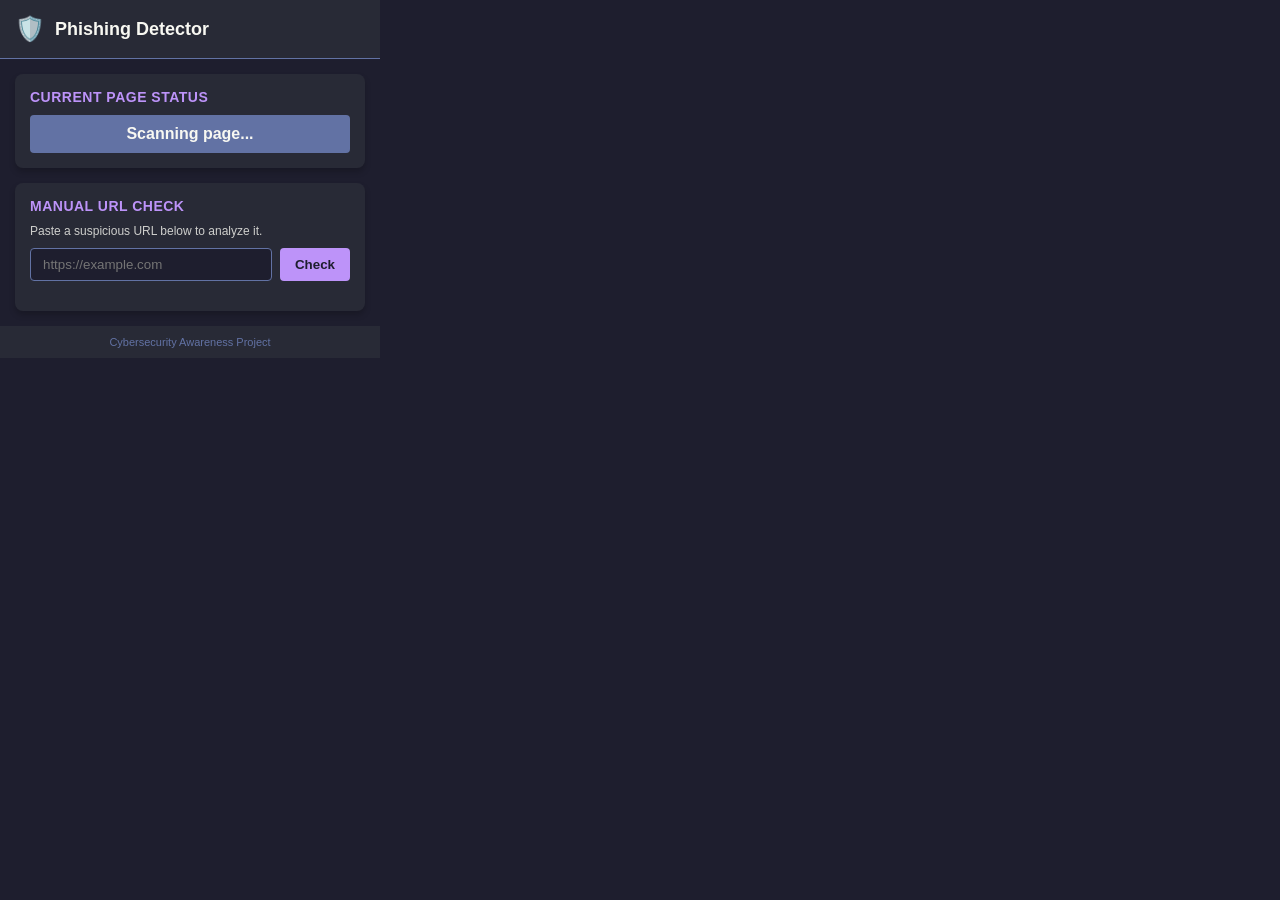
<file: phishing-url-detector/chrome-extension/popup.html>
<!DOCTYPE html>
<html lang="en">
<head>
    <meta charset="UTF-8">
    <meta name="viewport" content="width=device-width, initial-scale=1.0">
    <title>Phishing URL Detector</title>
    <link rel="stylesheet" href="popup.css">
</head>
<body>
    <!-- Header Section -->
    <header>
        <div class="header-content">
            <span class="icon">🛡️</span>
            <h1>Phishing Detector</h1>
        </div>
    </header>

    <main>
        <!-- Current Page Status -->
        <section id="page-status-section" class="card">
            <h3>Current Page Status</h3>
            <div id="page-status" class="status-indicator">
                Scanning page...
            </div>
        </section>

        <!-- Manual URL Checker -->
        <section class="card">
            <h3>Manual URL Check</h3>
            <p class="subtitle">Paste a suspicious URL below to analyze it.</p>
            
            <div class="input-group">
                <input type="text" id="url-input" placeholder="https://example.com" autocomplete="off">
                <button id="check-btn">Check</button>
            </div>

            <!-- Results Section (Hidden by default) -->
            <div id="results-area" class="hidden">
                <div class="score-container">
                    <span>Risk Score:</span>
                    <span id="score-text">0/100</span>
                </div>
                
                <div class="progress-bar-bg">
                    <div id="progress-bar-fill" class="progress-bar-fill safe"></div>
                </div>
                
                <div id="verdict" class="verdict safe">Looks Safe!</div>
                
                <h4>Reasons:</h4>
                <ul id="reasons-list">
                    <!-- Reasons will be injected here via JS -->
                </ul>
            </div>
        </section>
    </main>

    <!-- Footer Section -->
    <footer>
        Cybersecurity Awareness Project
    </footer>

    <!-- Scripts: Include detector logic first, then UI logic -->
    <script src="detector.js"></script>
    <script src="popup.js"></script>
</body>
</html>
</file>
<file: phishing-url-detector/chrome-extension/popup.css>
/**
 * File: popup.css
 * Purpose: Styling for the extension popup UI. Uses a modern dark theme.
 * Author: Phishing URL Detector Project
 */

:root {
    --bg-color: #1e1e2e;
    --card-bg: #282a36;
    --text-main: #f8f8f2;
    --text-muted: #bd93f9;
    --accent: #6272a4;
    --safe: #50fa7b;
    --warning: #f1fa8c;
    --danger: #ff5555;
}

body {
    width: 380px;
    margin: 0;
    padding: 0;
    font-family: 'Segoe UI', Tahoma, Geneva, Verdana, sans-serif;
    background-color: var(--bg-color);
    color: var(--text-main);
}

header {
    background-color: var(--card-bg);
    padding: 15px;
    border-bottom: 1px solid var(--accent);
}

.header-content {
    display: flex;
    align-items: center;
    gap: 10px;
}

.icon {
    font-size: 24px;
}

h1 {
    margin: 0;
    font-size: 18px;
    font-weight: 600;
}

main {
    padding: 15px;
    display: flex;
    flex-direction: column;
    gap: 15px;
}

.card {
    background-color: var(--card-bg);
    padding: 15px;
    border-radius: 8px;
    box-shadow: 0 4px 6px rgba(0,0,0,0.2);
}

h3 {
    margin: 0 0 10px 0;
    font-size: 14px;
    color: var(--text-muted);
    text-transform: uppercase;
    letter-spacing: 0.5px;
}

.subtitle {
    font-size: 12px;
    margin-top: 0;
    margin-bottom: 10px;
    opacity: 0.8;
}

.status-indicator {
    font-weight: bold;
    padding: 10px;
    border-radius: 4px;
    text-align: center;
    background-color: var(--accent);
}

.input-group {
    display: flex;
    gap: 8px;
    margin-bottom: 15px;
}

input[type="text"] {
    flex-grow: 1;
    padding: 8px 12px;
    border: 1px solid var(--accent);
    border-radius: 4px;
    background-color: var(--bg-color);
    color: var(--text-main);
    outline: none;
}

input[type="text"]:focus {
    border-color: var(--text-muted);
}

button {
    background-color: var(--text-muted);
    color: var(--bg-color);
    border: none;
    padding: 8px 15px;
    border-radius: 4px;
    cursor: pointer;
    font-weight: bold;
    transition: opacity 0.2s;
}

button:hover {
    opacity: 0.9;
}

/* Results section styles */
.hidden {
    display: none !important;
}

#results-area {
    margin-top: 15px;
    padding-top: 15px;
    border-top: 1px dashed var(--accent);
}

.score-container {
    display: flex;
    justify-content: space-between;
    margin-bottom: 8px;
    font-weight: bold;
}

.progress-bar-bg {
    height: 10px;
    background-color: var(--bg-color);
    border-radius: 5px;
    overflow: hidden;
    margin-bottom: 10px;
}

.progress-bar-fill {
    height: 100%;
    width: 0%;
    transition: width 0.3s ease, background-color 0.3s ease;
}

.verdict {
    text-align: center;
    font-size: 16px;
    font-weight: bold;
    margin-bottom: 10px;
}

/* Status Colors */
.safe {
    color: var(--safe);
}
.progress-bar-fill.safe {
    background-color: var(--safe);
}

.warning {
    color: var(--warning);
}
.progress-bar-fill.warning {
    background-color: var(--warning);
}

.danger {
    color: var(--danger);
}
.progress-bar-fill.danger {
    background-color: var(--danger);
}

h4 {
    margin: 10px 0 5px 0;
    font-size: 13px;
}

ul {
    margin: 0;
    padding-left: 20px;
    font-size: 12px;
}

li {
    margin-bottom: 4px;
}

footer {
    text-align: center;
    padding: 10px;
    font-size: 11px;
    color: var(--accent);
    background-color: var(--card-bg);
}
</file>
